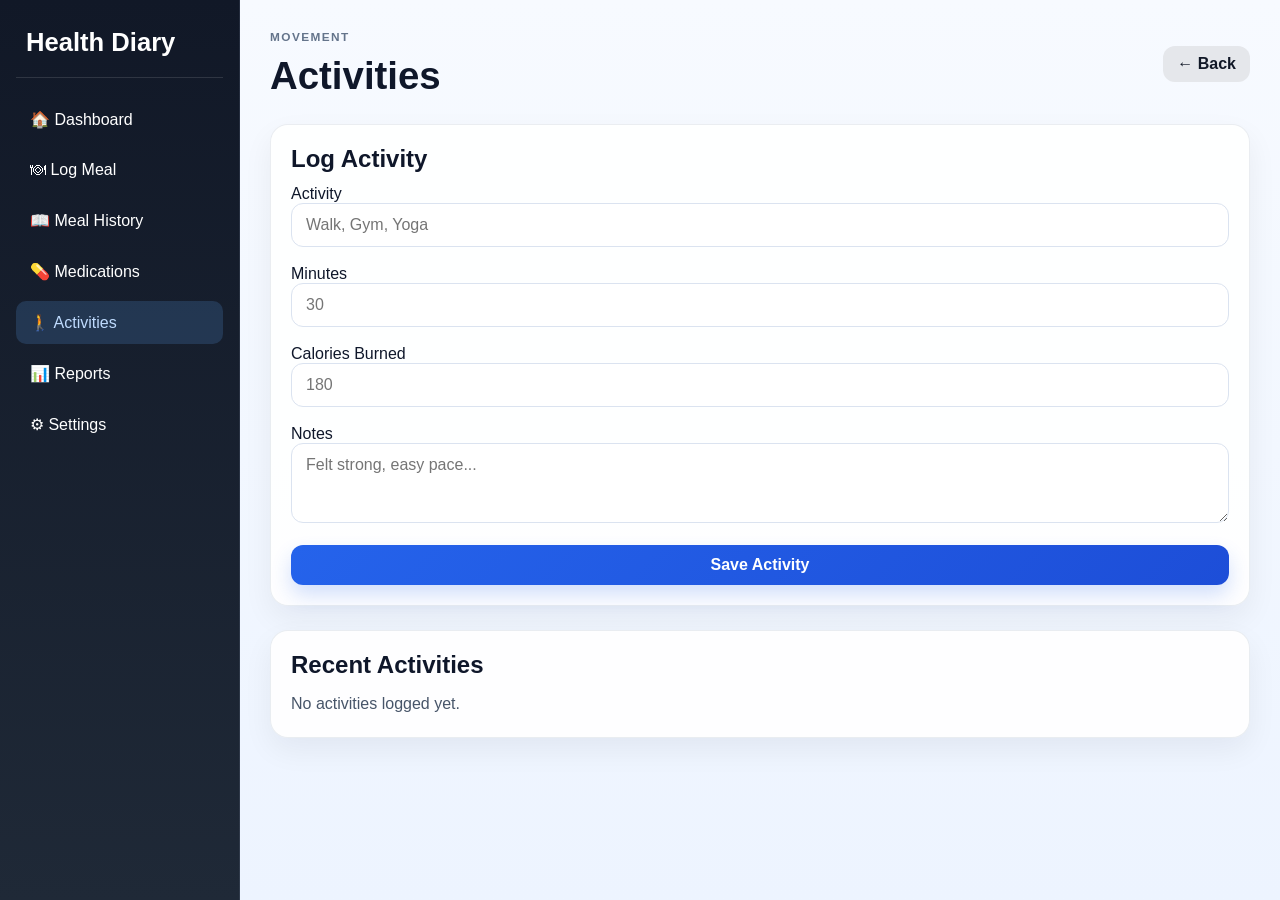
<file: activities.html>
<!DOCTYPE html>
<html lang="en">
<head>
  <meta charset="UTF-8" />
  <meta name="viewport" content="width=device-width, initial-scale=1.0" />
  <title>Activities</title>
  <link rel="stylesheet" href="style.css" />
</head>
<body>
  <div class="page-shell">
    <aside class="sidebar">
      <div class="brand-block">
        <h2>Health Diary</h2>
      </div>

      <nav>
        <ul class="nav-list">
          <li><a href="dashboard.html">🏠 Dashboard</a></li>
          <li><a href="meal.html">🍽 Log Meal</a></li>
          <li><a href="meals.html">📖 Meal History</a></li>
          <li><a href="medications.html">💊 Medications</a></li>
          <li><a href="activities.html" class="active">🚶 Activities</a></li>
          <li><a href="reports.html">📊 Reports</a></li>
          <li><a href="settings.html">⚙ Settings</a></li>
        </ul>
      </nav>
    </aside>

    <main class="content">
      <div class="page-header">
        <div>
          <p class="eyebrow">Movement</p>
          <h1>Activities</h1>
        </div>
        <a class="back-btn" href="dashboard.html">← Back</a>
      </div>

      <div class="panel">
        <h2>Log Activity</h2>
        <form id="activityForm" class="settings-grid">
          <div>
            <label>Activity</label>
            <input type="text" id="activityType" placeholder="Walk, Gym, Yoga" required />
          </div>
          <div>
            <label>Minutes</label>
            <input type="number" id="activityMinutes" min="1" placeholder="30" required />
          </div>
          <div>
            <label>Calories Burned</label>
            <input type="number" id="activityCalories" min="0" placeholder="180" />
          </div>
          <div>
            <label>Notes</label>
            <textarea id="activityNotes" rows="3" placeholder="Felt strong, easy pace..."></textarea>
          </div>
          <button type="submit" class="primary-btn">Save Activity</button>
        </form>
      </div>

      <div class="panel">
        <h2>Recent Activities</h2>
        <div id="activityList" class="stack-list"></div>
      </div>
    </main>
  </div>

  <script src="activities.js"></script>
</body>
</html>
</file>
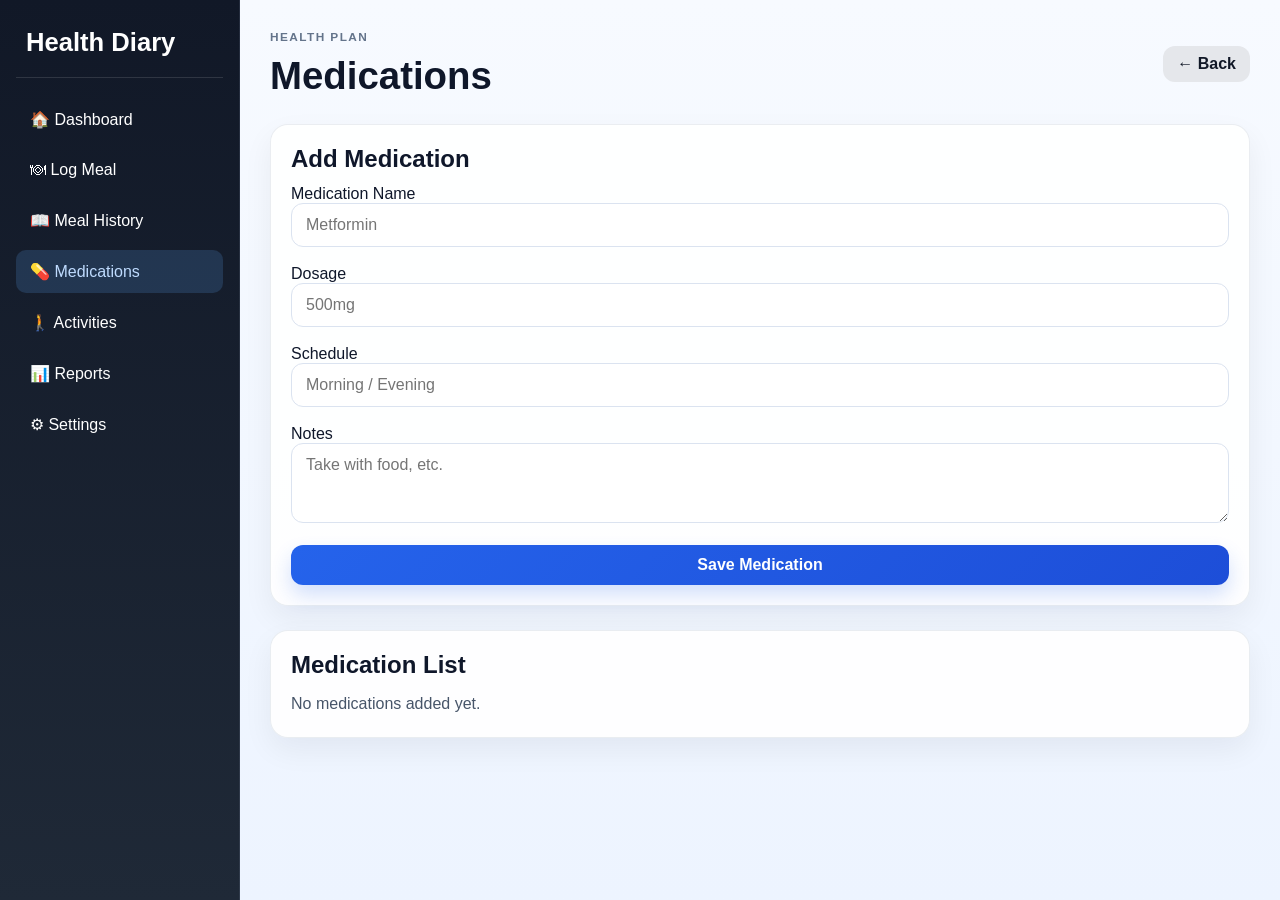
<file: medications.html>
<!DOCTYPE html>
<html lang="en">
<head>
  <meta charset="UTF-8" />
  <meta name="viewport" content="width=device-width, initial-scale=1.0" />
  <title>Medications</title>
  <link rel="stylesheet" href="style.css" />
</head>
<body>
  <div class="page-shell">
    <aside class="sidebar">
      <div class="brand-block">
        <h2>Health Diary</h2>
      </div>

      <nav>
        <ul class="nav-list">
          <li><a href="dashboard.html">🏠 Dashboard</a></li>
          <li><a href="meal.html">🍽 Log Meal</a></li>
          <li><a href="meals.html">📖 Meal History</a></li>
          <li><a href="medications.html" class="active">💊 Medications</a></li>
          <li><a href="activities.html">🚶 Activities</a></li>
          <li><a href="reports.html">📊 Reports</a></li>
          <li><a href="settings.html">⚙ Settings</a></li>
        </ul>
      </nav>
    </aside>

    <main class="content">
      <div class="page-header">
        <div>
          <p class="eyebrow">Health plan</p>
          <h1>Medications</h1>
        </div>
        <a class="back-btn" href="dashboard.html">← Back</a>
      </div>

      <div class="panel">
        <h2>Add Medication</h2>
        <form id="medicationForm" class="settings-grid">
          <div>
            <label>Medication Name</label>
            <input type="text" id="medicationName" placeholder="Metformin" required />
          </div>
          <div>
            <label>Dosage</label>
            <input type="text" id="medicationDosage" placeholder="500mg" required />
          </div>
          <div>
            <label>Schedule</label>
            <input type="text" id="medicationSchedule" placeholder="Morning / Evening" required />
          </div>
          <div>
            <label>Notes</label>
            <textarea id="medicationNotes" rows="3" placeholder="Take with food, etc."></textarea>
          </div>
          <button type="submit" class="primary-btn">Save Medication</button>
        </form>
      </div>

      <div class="panel">
        <h2>Medication List</h2>
        <div id="medicationList" class="stack-list"></div>
      </div>
    </main>
  </div>

  <script src="medications.js"></script>
</body>
</html>
</file>
<file: style.css>
:root {
  --bg-soft: #f3f7ff;
  --bg-page: #eef5ff;
  --card: #ffffff;
  --card-border: rgba(148, 163, 184, 0.2);
  --primary: #2563eb;
  --primary-dark: #1d4ed8;
  --primary-soft: rgba(37, 99, 235, 0.12);
  --success: #16a34a;
  --success-soft: #dcfce7;
  --warning: #f59e0b;
  --danger: #dc2626;
  --text: #0f172a;
  --muted: #475569;
  --line: #dbe3f0;
  --shadow: 0 20px 45px rgba(15, 23, 42, 0.12);
}

body {
  margin: 0;
  font-family: Arial, sans-serif;
  background: linear-gradient(180deg, #f7faff 0%, #edf4ff 100%);
  color: var(--text);
}

* {
  box-sizing: border-box;
}

button,
input,
textarea,
select {
  font: inherit;
}

button,
input,
textarea,
select {
  width: 100%;
}

button {
  width: auto;
}

.page-shell {
  display: flex;
  min-height: 100vh;
  background: linear-gradient(180deg, #f7faff 0%, #edf4ff 100%);
}

.sidebar {
  width: 240px;
  background: linear-gradient(180deg, #111827 0%, #1f2937 100%);
  color: white;
  padding: 20px 16px;
  border-right: 1px solid rgba(148, 163, 184, 0.15);
}

.brand-block {
  padding: 8px 10px 20px;
  border-bottom: 1px solid rgba(255, 255, 255, 0.12);
}

.sidebar h2 {
  margin: 0;
  font-size: 1.6rem;
}

.nav-list {
  list-style: none;
  padding: 0;
  margin: 20px 0 0;
}

.nav-list li {
  margin-bottom: 8px;
}

.nav-list a {
  display: block;
  padding: 12px 14px;
  border-radius: 10px;
  color: white;
  text-decoration: none;
  transition: 0.2s ease;
}

.nav-list a:hover,
.nav-list a.active {
  background: rgba(96, 165, 250, 0.18);
  color: #bfdbfe;
}

.content {
  flex: 1;
  padding: 30px;
}

.page-header {
  display: flex;
  justify-content: space-between;
  align-items: center;
  gap: 12px;
  margin-bottom: 26px;
}

.page-header h1 {
  margin: 0;
  font-size: clamp(2rem, 3vw, 2.6rem);
  color: var(--text);
}

.eyebrow {
  margin: 0 0 10px;
  font-size: 0.74rem;
  letter-spacing: 0.12em;
  text-transform: uppercase;
  color: #64748b;
  font-weight: 700;
}

.back-btn,
.primary-btn,
.secondary-btn,
.save-btn,
.delete-btn,
.edit-btn,
.register-btn,
.login-btn {
  display: inline-flex;
  align-items: center;
  justify-content: center;
  border: none;
  border-radius: 12px;
  cursor: pointer;
  text-decoration: none;
  transition: transform 0.18s ease, box-shadow 0.2s ease, opacity 0.2s ease;
  font-weight: 700;
  line-height: 1;
}

.back-btn,
.secondary-btn {
  background: #e5e7eb;
  color: #111827;
  padding: 10px 14px;
}

.primary-btn,
.save-btn,
.register-btn,
.login-btn {
  background: linear-gradient(135deg, var(--primary), var(--primary-dark));
  color: white;
  padding: 12px 18px;
  box-shadow: 0 10px 20px rgba(37, 99, 235, 0.2);
}

.register-btn {
  background: linear-gradient(135deg, #1f2937, #374151);
}

.card-actions {
  display: flex;
  flex-wrap: wrap;
  gap: 10px;
  margin-top: 12px;
}

.delete-btn {
  background: #dc2626;
  color: white;
  padding: 10px 14px;
}

.edit-btn {
  background: #16a34a;
  color: white;
  padding: 10px 14px;
}

.back-btn:hover,
.primary-btn:hover,
.secondary-btn:hover,
.save-btn:hover,
.delete-btn:hover,
.edit-btn:hover,
.register-btn:hover,
.login-btn:hover {
  transform: translateY(-1px);
}

.toolbar-row {
  display: flex;
  justify-content: space-between;
  gap: 12px;
  align-items: center;
  margin-bottom: 26px;
}

.search-box,
input,
textarea,
select {
  width: 100%;
  border: 1px solid var(--line);
  border-radius: 12px;
  padding: 12px 14px;
  background: white;
  color: var(--text);
  transition: border-color 0.2s ease, box-shadow 0.2s ease, background 0.2s ease;
}

input:focus,
textarea:focus,
select:focus {
  outline: none;
  border-color: rgba(37, 99, 235, 0.4);
  box-shadow: 0 0 0 4px rgba(37, 99, 235, 0.1);
  background: #fff;
}

.search-box {
  max-width: 420px;
}

.stats-grid,
.summary-grid {
  display: grid;
  grid-template-columns: repeat(4, minmax(0, 1fr));
  gap: 16px;
}

.stats-grid {
  margin-top: 18px;
  margin-bottom: 28px;
}

.summary-grid {
  margin-bottom: 22px;
}

.stat-card,
.card,
.meal-card,
.chart-card,
.featured-meal-card,
.meal-form-card,
.panel,
.setting-card,
.table-card,
.summary-box {
  background: rgba(255, 255, 255, 0.9);
  border: 1px solid rgba(148, 163, 184, 0.2);
  border-radius: 18px;
  box-shadow: 0 12px 30px rgba(15, 23, 42, 0.06);
}

.stat-card {
  padding: 22px 18px;
  text-align: center;
}

.stat-card h3 {
  font-size: 2rem;
  margin: 0 0 8px;
  color: var(--primary);
}

.stat-card p {
  margin: 0;
  color: var(--muted);
  font-weight: 600;
}

.chart-card,
.featured-meal-card,
.panel,
.table-card,
.setting-card {
  padding: 20px;
  margin-bottom: 24px;
}

#glucoseChart {
  width: 100%;
  max-height: 360px;
}

.section-header {
  margin: 18px 0 14px;
}

.content h2,
.section-header h2,
.panel h2,
.table-card h2,
.setting-card h3 {
  margin-top: 0;
  margin-bottom: 12px;
  color: var(--text);
}

#latestMealCard {
  display: grid;
  grid-template-columns: minmax(180px, 240px) 1fr;
  gap: 18px;
  align-items: center;
  padding: 20px;
  background: linear-gradient(135deg, #ffffff 0%, #f8fbff 100%);
}

.featured-content {
  display: grid;
  gap: 8px;
}

.featured-content h3,
.meal-card h3 {
  margin: 0;
  font-size: 1.3rem;
  color: var(--text);
}

.meal-type {
  margin: 0;
  color: var(--muted);
  font-weight: 600;
}

.meal-date {
  color: #6b7280;
  font-size: 0.9rem;
}

.featured-photo,
.meal-photo {
  width: 100%;
  max-width: 220px;
  height: 180px;
  object-fit: cover;
  display: block;
  border-radius: 14px;
  border: 1px solid #e2e8f0;
  background: #f3f4f6;
}

#mealList,
.stack-list {
  display: grid;
  grid-template-columns: repeat(auto-fit, minmax(260px, 1fr));
  gap: 18px;
}

.meal-card {
  padding: 18px;
  display: grid;
  gap: 12px;
}

.meal-info {
  display: grid;
  gap: 4px;
}

.glucose-row {
  display: flex;
  gap: 10px;
  flex-wrap: wrap;
  margin-top: 0;
  margin-bottom: 0;
}

.glucose-badge {
  padding: 7px 12px;
  border-radius: 999px;
  color: white;
  font-weight: 700;
  font-size: 0.8rem;
}

.glucose-good {
  background: #16a34a;
}

.glucose-warning {
  background: #f59e0b;
  color: #111827;
}

.glucose-high {
  background: #dc2626;
}

.meal-notes,
.empty-state,
.setting-card p,
.summary-box p {
  color: var(--muted);
  line-height: 1.6;
}

.featured-button {
  margin-top: 6px;
  width: fit-content;
}

.summary-box {
  background: linear-gradient(180deg, #f5f9ff 0%, #edf4ff 100%);
  border: 1px solid #bfdbfe;
  border-radius: 16px;
  padding: 18px;
}

.summary-box h3 {
  margin: 0;
  font-size: 1.6rem;
  color: var(--primary-dark);
}

.report-list {
  display: grid;
  gap: 12px;
}

.report-item {
  display: flex;
  justify-content: space-between;
  align-items: center;
  gap: 10px;
  background: #f9fafb;
  border: 1px solid #e5e7eb;
  border-radius: 12px;
  padding: 12px 14px;
}

.progress-bar {
  height: 10px;
  background: #e5e7eb;
  border-radius: 999px;
  overflow: hidden;
  margin-top: 6px;
}

.progress-fill {
  height: 100%;
  background: linear-gradient(90deg, #22c55e, #2563eb);
  border-radius: 999px;
}

.settings-grid {
  display: grid;
  gap: 18px;
}

.setting-card {
  display: grid;
  gap: 12px;
}

.toggle-row {
  display: flex;
  justify-content: space-between;
  align-items: center;
  gap: 12px;
}

.switch {
  position: relative;
  width: 52px;
  height: 30px;
  flex-shrink: 0;
}

.switch input {
  opacity: 0;
  width: 0;
  height: 0;
}

.slider {
  position: absolute;
  inset: 0;
  background: #d1d5db;
  border-radius: 999px;
  transition: 0.2s ease;
}

.slider::before {
  content: "";
  position: absolute;
  height: 22px;
  width: 22px;
  left: 4px;
  top: 4px;
  background: white;
  border-radius: 50%;
  transition: 0.2s ease;
}

.switch input:checked + .slider {
  background: var(--primary);
}

.switch input:checked + .slider::before {
  transform: translateX(22px);
}

.form-page {
  display: flex;
  justify-content: center;
  padding: 20px 0;
}

.meal-form-card {
  width: min(700px, 100%);
  padding: 24px;
}

.meal-form-card label {
  display: block;
  margin-top: 18px;
  margin-bottom: 8px;
  font-weight: 700;
}

.meal-form-card input,
.meal-form-card textarea,
.meal-form-card select {
  margin-bottom: 4px;
}

.photo-preview {
  display: none;
  width: 100%;
  max-width: 220px;
  height: 180px;
  object-fit: cover;
  border-radius: 12px;
  margin-top: 10px;
  border: 1px solid #d1d5db;
}

.success-message {
  display: none;
  margin-top: 18px;
  background: #dcfce7;
  color: #166534;
  border-radius: 10px;
  padding: 12px 14px;
  font-weight: 700;
}

.modal {
  display: none;
  position: fixed;
  inset: 0;
  background: rgba(15, 23, 42, 0.6);
  justify-content: center;
  align-items: center;
  padding: 20px;
}

.modal-content {
  background: white;
  border-radius: 16px;
  width: min(480px, 100%);
  padding: 24px;
  box-shadow: var(--shadow);
}

.modal-content h2 {
  margin-top: 0;
}

.modal-buttons {
  display: flex;
  justify-content: flex-end;
  gap: 10px;
  margin-top: 20px;
}

.login-page {
  min-height: 100vh;
  display: grid;
  place-items: center;
  padding: 24px;
  background: radial-gradient(circle at top, #f8fbff 0%, var(--bg-soft) 42%, #edf4ff 100%);
}

.login-card {
  width: min(100%, 430px);
  background: var(--card);
  border: 1px solid var(--card-border);
  border-radius: 24px;
  box-shadow: var(--shadow);
  padding: 32px 28px 24px;
}

.brand-mark {
  width: 64px;
  height: 64px;
  display: grid;
  place-items: center;
  border-radius: 18px;
  font-size: 2rem;
  background: linear-gradient(135deg, #dbeafe, #bfdbfe);
  margin: 0 auto 18px;
  box-shadow: inset 0 1px 0 rgba(255, 255, 255, 0.7);
}

.login-card .eyebrow {
  margin: 0 0 10px;
  text-align: center;
  letter-spacing: 0.14em;
  color: var(--primary);
}

.login-card h1 {
  margin: 0;
  text-align: center;
  font-size: clamp(2rem, 4vw, 2.5rem);
  color: var(--text);
}

.subtitle {
  margin: 12px auto 24px;
  color: var(--muted);
  text-align: center;
  line-height: 1.6;
  max-width: 28ch;
}

.auth-form {
  display: grid;
  gap: 16px;
}

.field-group {
  display: grid;
  gap: 8px;
}

.field-group label {
  font-weight: 700;
  color: var(--text);
}

.field-group input {
  width: 100%;
  border: 1px solid var(--line);
  border-radius: 12px;
  padding: 13px 14px;
  background: #f8fafc;
  color: var(--text);
}

.field-group input:focus {
  outline: none;
  border-color: rgba(37, 99, 235, 0.4);
  box-shadow: 0 0 0 4px rgba(37, 99, 235, 0.1);
  background: #fff;
}

.forgot-password {
  display: flex;
  justify-content: flex-end;
  margin-top: -4px;
}

.text-btn {
  border: none;
  background: transparent;
  color: var(--primary);
  font-weight: 600;
  cursor: pointer;
  padding: 0;
}

.text-btn:hover {
  text-decoration: underline;
}

.auth-actions {
  display: grid;
  grid-template-columns: 1fr;
  gap: 12px;
  margin-top: 4px;
}

.auth-message {
  min-height: 24px;
  margin: 0;
  font-size: 0.95rem;
  font-weight: 600;
  color: var(--muted);
}

@media (max-width: 900px) {
  .page-shell {
    flex-direction: column;
  }

  .sidebar {
    width: 100%;
  }

  .stats-grid,
  .summary-grid {
    grid-template-columns: repeat(2, minmax(0, 1fr));
  }

  #latestMealCard {
    grid-template-columns: 1fr;
  }
}

@media (max-width: 560px) {
  .content {
    padding: 18px;
  }

  .stats-grid,
  .summary-grid,
  #mealList,
  .stack-list {
    grid-template-columns: 1fr;
  }

  .toolbar-row,
  .page-header,
  .toggle-row {
    flex-direction: column;
    align-items: flex-start;
  }

  .search-box {
    max-width: 100%;
  }

  .login-card {
    padding: 26px 20px 20px;
  }
}
</file>
